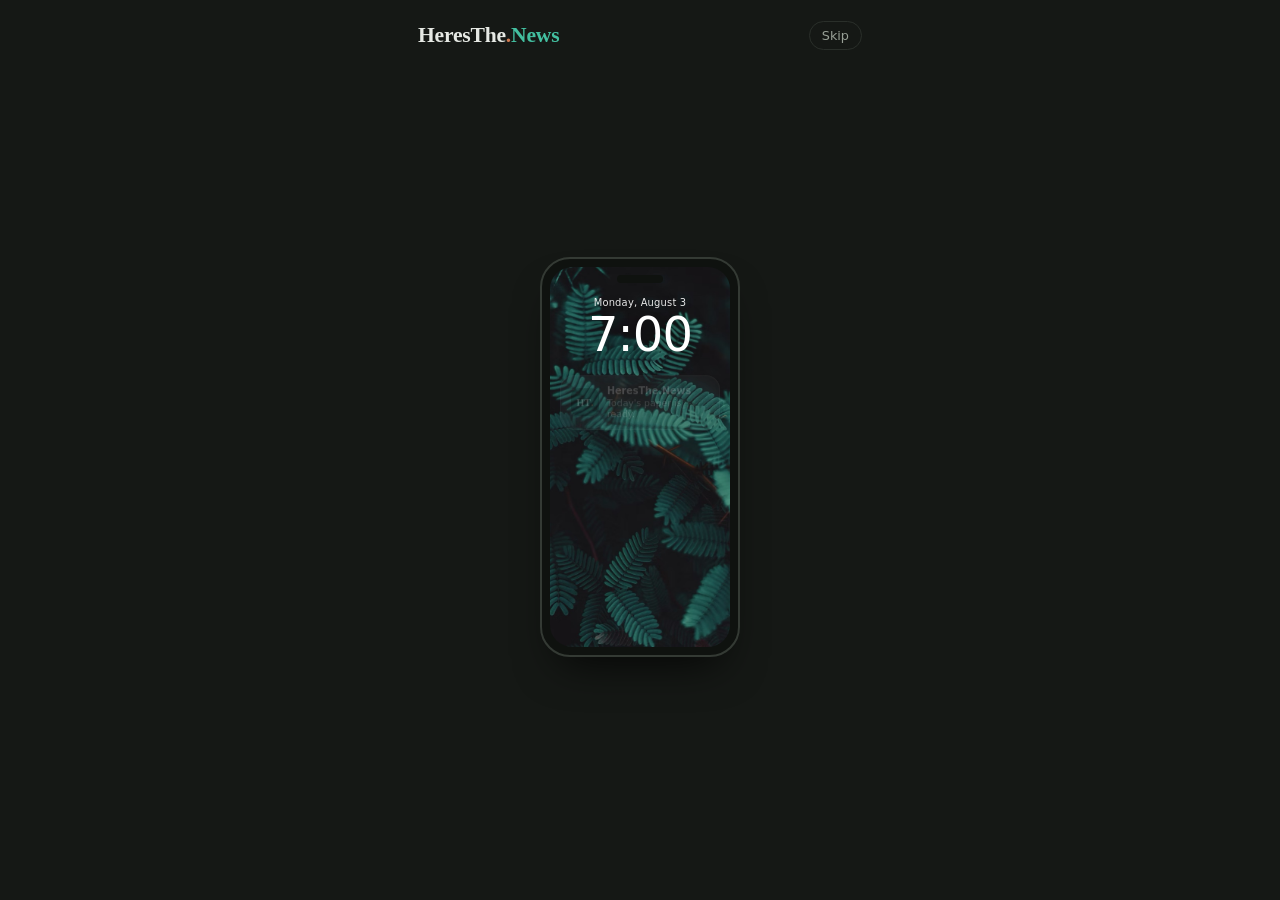
<file: index.html>
<!doctype html>
<html lang="en">
<head>
<meta charset="utf-8">
<meta name="viewport" content="width=device-width,initial-scale=1">
<title>HeresThe.News</title>
<link rel="stylesheet" href="style.css?v=30">
</head>
<body>
<div class="app landing">
  <header class="masthead intro-head">
    <a class="brand" href="index.html">HeresThe<span class="dot">.</span><em>News</em></a>
    <button class="skip" id="skip" type="button">Skip</button>
  </header>

  <!-- The intro: a phone on a quiet morning, and the app opening -->
  <section class="stage" id="stage" aria-hidden="true">
    <div class="phone">
      <div class="pscreen">
        <div class="lock">
          <p class="ldate">Monday, August 3</p>
          <p class="ltime">7:00</p>
          <div class="notif">
            <span class="nb">HT<em>.</em></span>
            <span class="nt"><b>HeresThe.News</b>Today's paper is ready.</span>
          </div>
        </div>
        <div class="appview">
          <p class="abrand">HeresThe<span class="dot">.</span><em>News</em></p>
          <p class="aeyebrow">Today's paper</p>
          <p class="merged">School board approves $4.1M library</p>
          <ul class="pfacts">
            <li><span class="chip status-verified">verified</span>Vote passed 5–2 on Tuesday</li>
            <li><span class="chip status-reported">reported</span>Bond sale covers $3M</li>
            <li><span class="chip status-disputed">disputed</span>Cost: $4.1M vs $4.6M</li>
          </ul>
          <p class="psrc">— AP · Reuters · Daily Herald</p>
        </div>
      </div>
    </div>

  </section>

  <!-- The landing itself: what stays on screen -->
  <main class="rest" id="rest">
    <div class="swap">
      <h1 class="motto"><span class="m1">No ads.</span> <span class="m2">No bait.</span> <span class="m3">Just news.</span></h1>
      <p class="brand-big">HeresThe<span class="dot">.</span><em>News</em></p>
    </div>
    <div class="actions">
      <a class="btn btn-primary" href="topics.html">Read Today's News</a>
    </div>
    <button class="replay" id="replay" type="button">Replay intro</button>
  </main>
</div>

<script src="https://cdnjs.cloudflare.com/ajax/libs/gsap/3.12.5/gsap.min.js"></script>
<script>
(function(){
  const stage = document.getElementById("stage"), rest = document.getElementById("rest");
  const skip = document.getElementById("skip"), replay = document.getElementById("replay");
  const reduce = matchMedia("(prefers-reduced-motion: reduce)").matches;
  const seen = sessionStorage.getItem("htn.intro") === "1" || /[?&]skip\b/.test(location.search);

  // No GSAP (offline)? Show the landing.
  if (typeof gsap === "undefined") { stage.hidden = true; skip.hidden = true; return; }

  const tl = gsap.timeline({defaults:{ease:"power2.out"}, paused:true, onComplete:done});
  tl.set(rest, {autoAlpha:0})
    // 1. a quiet morning
    .from(".phone", {y:60, autoAlpha:0, duration:1.0})
    // 3. the notification arrives, and waits
    .from(".notif", {y:-30, autoAlpha:0, duration:.7, ease:"back.out(1.4)"}, "+=.6")
    .to(".notif", {scale:.97, duration:.12, yoyo:true, repeat:1}, "+=.9")
    // 4. zoom into it: the lock screen grows away, the app comes up underneath
    .to(".lock", {scale:2.6, autoAlpha:0, transformOrigin:"50% 32%", duration:.8, ease:"power3.in"}, "+=.1")
    .fromTo(".appview", {scale:.94, autoAlpha:0}, {scale:1, autoAlpha:1, duration:.8}, "-=.3")
    // 5. what the app shows, one thing at a time
    .from(".pfacts li", {autoAlpha:0, x:-12, stagger:1.1, duration:.5}, "+=1.2")
    .from(".psrc", {autoAlpha:0, duration:.5}, "+=.9")
    // 6. the scene gives way to the landing
    .to(stage, {autoAlpha:0, y:-16, duration:.9}, "+=2.4")
    .to(".intro-head", {autoAlpha:0, duration:.5}, "<")
    .to(rest, {autoAlpha:1, duration:.4}, "<.5")
    // the motto, one phrase at a time, left to right
    .from(".m1", {y:12, autoAlpha:0, duration:.5}, "+=.2")
    .from(".m2", {y:12, autoAlpha:0, duration:.5}, "+=.45")
    .from(".m3", {y:12, autoAlpha:0, duration:.5}, "+=.45")
    // then the wordmark takes its place
    .to(".motto", {autoAlpha:0, y:-10, duration:.5}, "+=1.1")
    .from(".brand-big", {y:12, autoAlpha:0, duration:.7}, "-=.15")
    .from([".actions", ".replay"], {y:14, autoAlpha:0, duration:.6}, "+=.4");

  tl.timeScale(1.5);
  window.__introTimeline = tl;
  function done(){ sessionStorage.setItem("htn.intro","1"); skip.style.visibility = "hidden"; stage.style.pointerEvents = "none"; }
  function play(){ skip.style.visibility = "visible"; stage.style.pointerEvents = ""; tl.restart(); }

  const at = parseFloat(new URLSearchParams(location.search).get("at"));   // ?at=2.5 pauses the intro at that second (for screenshots)
  if (!isNaN(at)) { skip.style.visibility = "visible"; tl.pause(at); }
  else if (reduce || seen) { tl.progress(1); done(); } else { play(); }
  skip.addEventListener("click", () => { tl.progress(1); done(); });
  replay.addEventListener("click", play);
})();
</script>
</body>
</html>
</file>
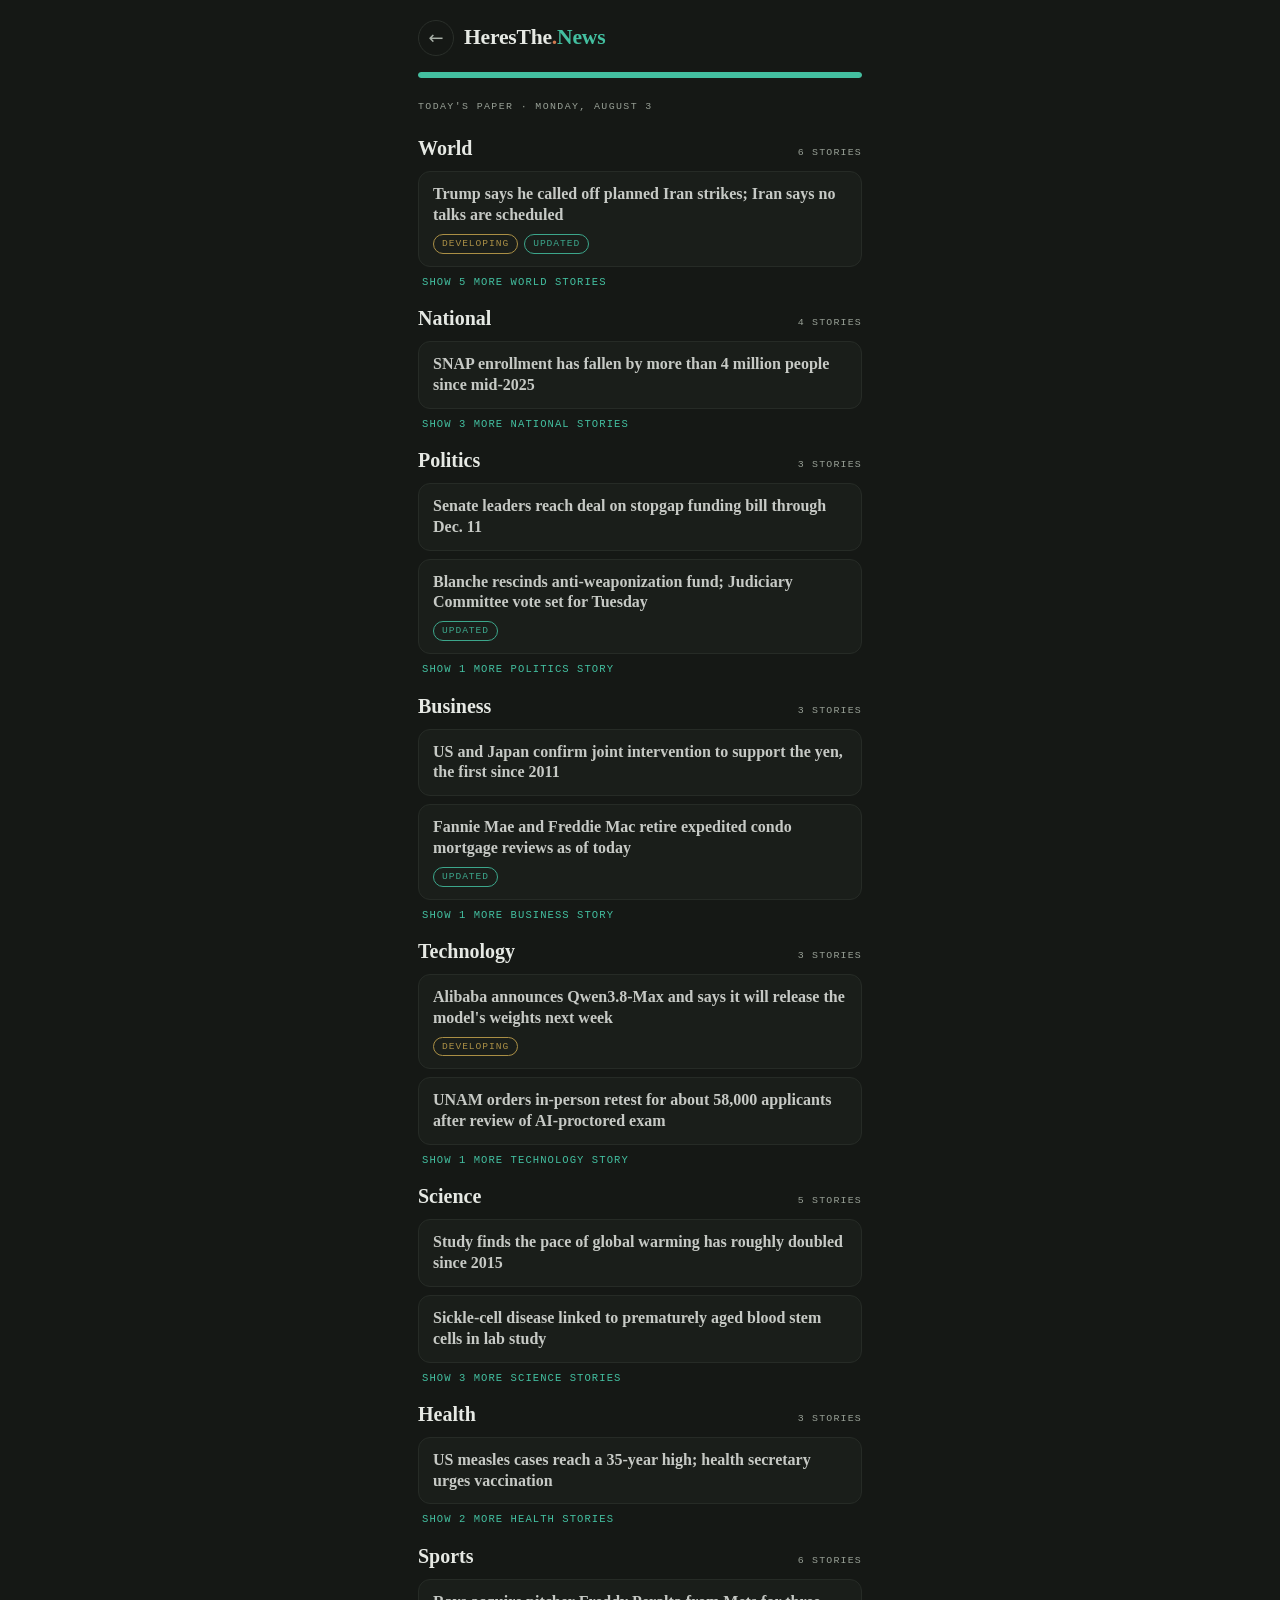
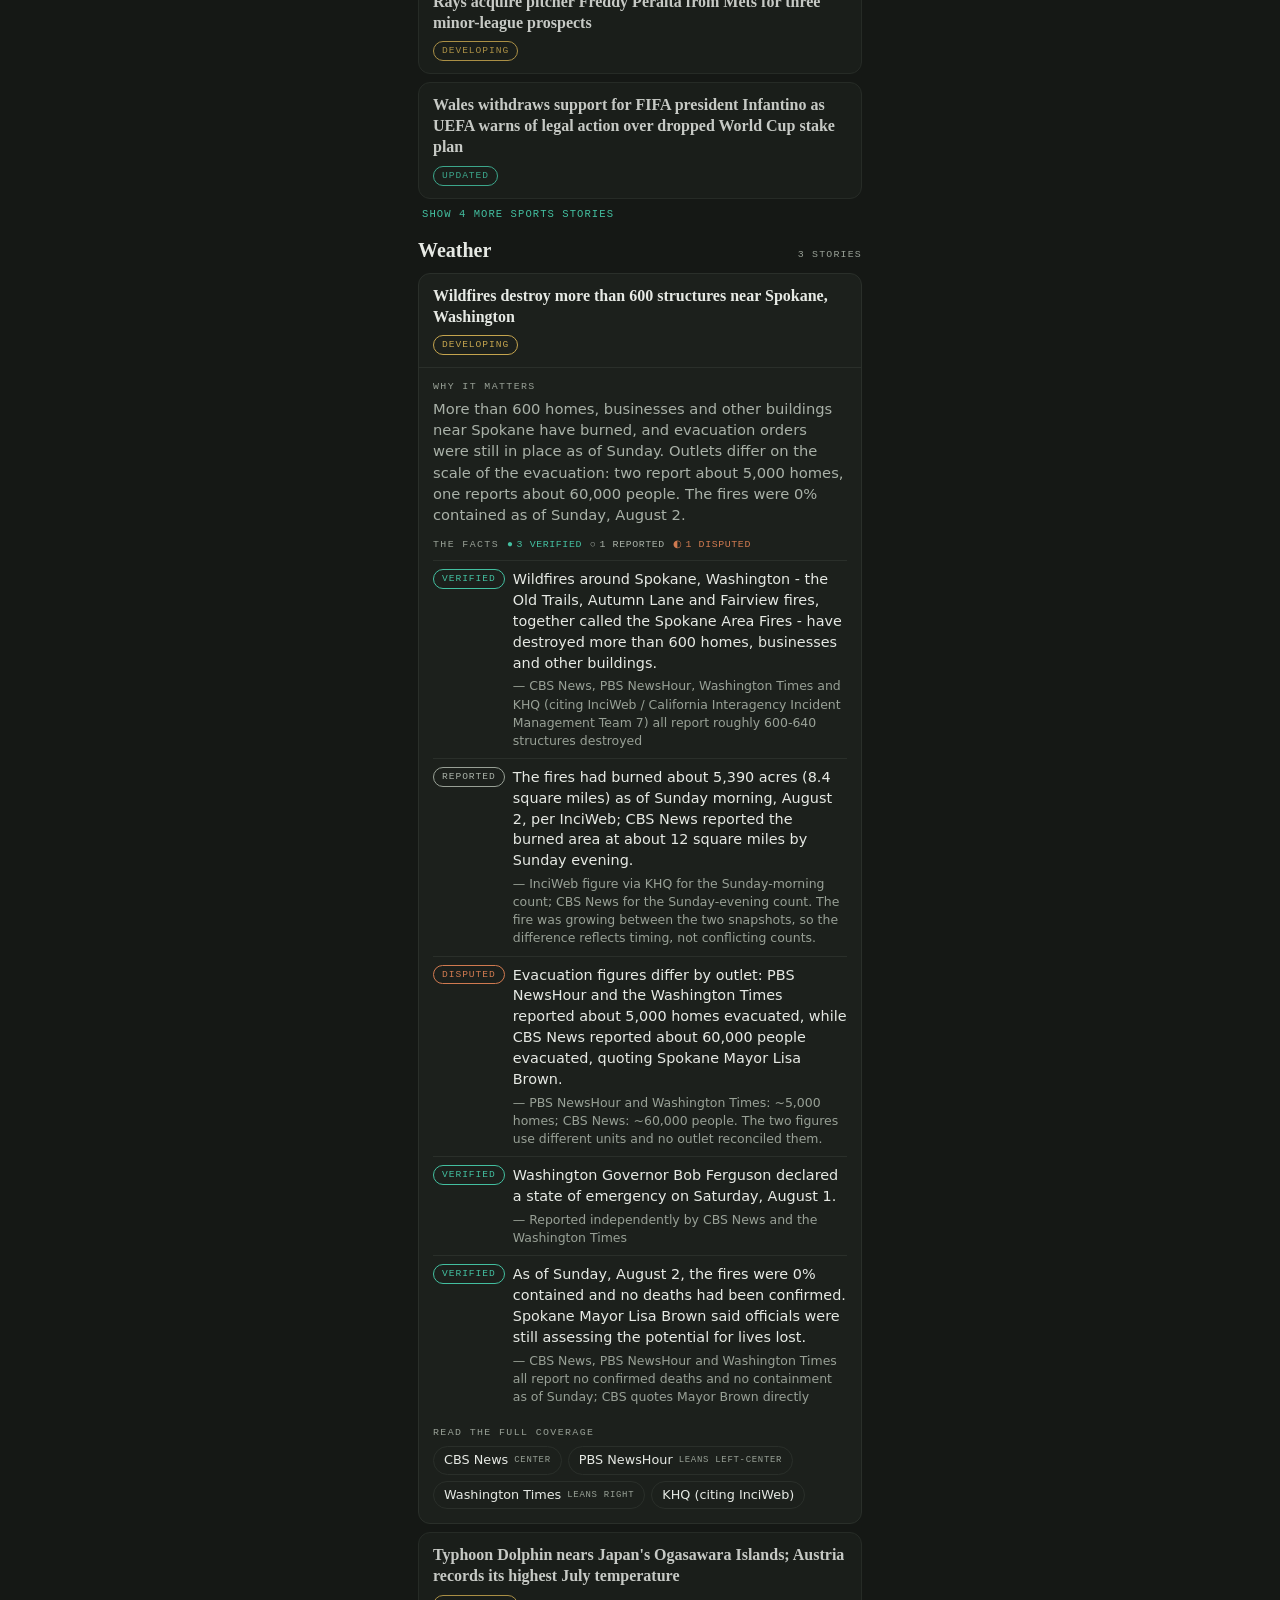
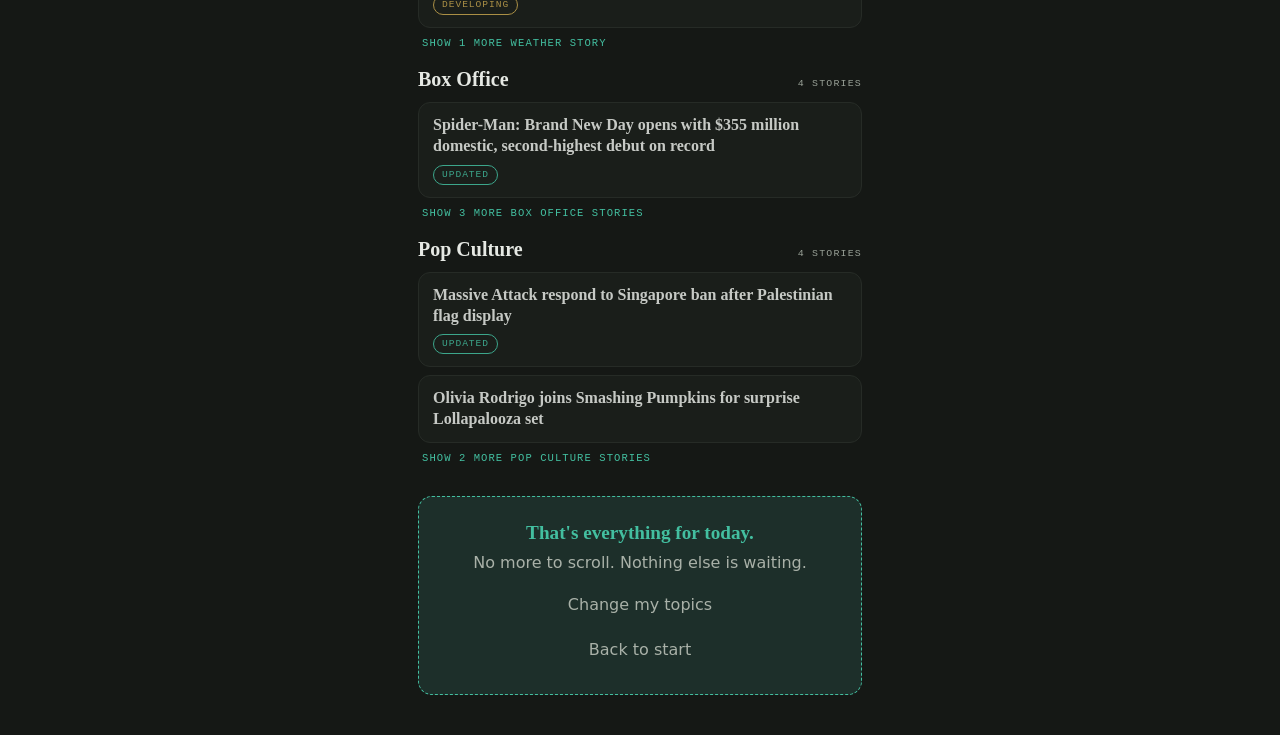
<file: paper.html>
<!doctype html>
<html lang="en">
<head>
<meta charset="utf-8">
<meta name="viewport" content="width=device-width,initial-scale=1">
<title>HeresThe.News — Today's paper</title>
<link rel="stylesheet" href="style.css?v=30">
</head>
<body>
<div class="app">
  <header class="masthead">
    <a class="back" href="index.html" aria-label="Back to start">&#8592;</a>
    <a class="brand" href="index.html">HeresThe<span class="dot">.</span><em>News</em></a>
  </header>
  <div class="progress" aria-label="Step 2 of 2"><span style="width:100%"></span></div>

  <p class="eyebrow">Today's paper · Monday, August 3</p>

  <div id="paper">
    <p class="divider" data-divider="mine" hidden>Your topics</p>
    <p class="divider" data-divider="rest" hidden>Everything else</p>

    <section class="cat-band" data-category="weather">
      <h2 class="cat-head">Weather <span class="cat-count">3 stories</span></h2>
      <details class="story" open>
        <summary class="story-sum">
          <span class="headline">Wildfires destroy more than 600 structures near Spokane, Washington</span>
          <span class="sum-meta"><span class="chip status-developing">developing</span></span>
        </summary>
        <div class="story-body">
          <p class="impact"><span class="impact-label">Why it matters</span>More than 600 homes, businesses and other buildings near Spokane have burned, and evacuation orders were still in place as of Sunday. Outlets differ on the scale of the evacuation: two report about 5,000 homes, one reports about 60,000 people. The fires were 0% contained as of Sunday, August 2.</p>
          <p class="facts-head">The facts <span class="fcount fc-v"><i>●</i>3 verified</span><span class="fcount"><i>○</i>1 reported</span><span class="fcount fc-d"><i>◐</i>1 disputed</span></p>
          <ul class="facts">
            <li class="fact"><span class="chip status-verified">verified</span><span class="fact-text">Wildfires around Spokane, Washington - the Old Trails, Autumn Lane and Fairview fires, together called the Spokane Area Fires - have destroyed more than 600 homes, businesses and other buildings.<span class="corr">— CBS News, PBS NewsHour, Washington Times and KHQ (citing InciWeb / California Interagency Incident Management Team 7) all report roughly 600-640 structures destroyed</span></span></li>
            <li class="fact"><span class="chip status-reported">reported</span><span class="fact-text">The fires had burned about 5,390 acres (8.4 square miles) as of Sunday morning, August 2, per InciWeb; CBS News reported the burned area at about 12 square miles by Sunday evening.<span class="corr">— InciWeb figure via KHQ for the Sunday-morning count; CBS News for the Sunday-evening count. The fire was growing between the two snapshots, so the difference reflects timing, not conflicting counts.</span></span></li>
            <li class="fact"><span class="chip status-disputed">disputed</span><span class="fact-text">Evacuation figures differ by outlet: PBS NewsHour and the Washington Times reported about 5,000 homes evacuated, while CBS News reported about 60,000 people evacuated, quoting Spokane Mayor Lisa Brown.<span class="corr">— PBS NewsHour and Washington Times: ~5,000 homes; CBS News: ~60,000 people. The two figures use different units and no outlet reconciled them.</span></span></li>
            <li class="fact"><span class="chip status-verified">verified</span><span class="fact-text">Washington Governor Bob Ferguson declared a state of emergency on Saturday, August 1.<span class="corr">— Reported independently by CBS News and the Washington Times</span></span></li>
            <li class="fact"><span class="chip status-verified">verified</span><span class="fact-text">As of Sunday, August 2, the fires were 0% contained and no deaths had been confirmed. Spokane Mayor Lisa Brown said officials were still assessing the potential for lives lost.<span class="corr">— CBS News, PBS NewsHour and Washington Times all report no confirmed deaths and no containment as of Sunday; CBS quotes Mayor Brown directly</span></span></li>
          </ul>
          <p class="srcs-head">Read the full coverage</p>
          <p class="source-links"><span class="src"><a href="https://www.cbsnews.com/news/spokane-washington-wildfire-evacuations-old-trails-fire/" target="_blank" rel="noopener">CBS News</a><span class="lean-tag">center</span></span><span class="src"><a href="https://www.pbs.org/newshour/nation/eastern-washington-fires-have-burned-600-structures-and-forced-the-evacuation-of-5000-homes" target="_blank" rel="noopener">PBS NewsHour</a><span class="lean-tag">leans left-center</span></span><span class="src"><a href="https://www.washingtontimes.com/news/2026/aug/2/eastern-washington-fires-burned-600-structures-forced-evacuation-5000/" target="_blank" rel="noopener">Washington Times</a><span class="lean-tag">leans right</span></span><span class="src"><a href="https://www.khq.com/fires/evacuations-expanded-for-spokane-area-fires-burning-5-390-acres-600-structures-destroyed/article_8f1a90ab-1bb3-4fb7-8b6a-8464137bd373.html" target="_blank" rel="noopener">KHQ (citing InciWeb)</a></span></p>
        </div>
      </details>
      <div class="story-row"><span class="headline">Typhoon Dolphin nears Japan's Ogasawara Islands; Austria records its highest July temperature</span><span class="sum-meta"><span class="chip status-developing">developing</span></span></div>
      <p class="more">Show 1 more Weather story</p>
    </section>

    <section class="cat-band" data-category="world">
      <h2 class="cat-head">World <span class="cat-count">6 stories</span></h2>
      <div class="story-row"><span class="headline">Trump says he called off planned Iran strikes; Iran says no talks are scheduled</span><span class="sum-meta"><span class="chip status-developing">developing</span><span class="chip chip-upd">updated</span></span></div>
      <p class="more">Show 5 more World stories</p>
    </section>

    <section class="cat-band" data-category="national">
      <h2 class="cat-head">National <span class="cat-count">4 stories</span></h2>
      <div class="story-row"><span class="headline">SNAP enrollment has fallen by more than 4 million people since mid-2025</span></div>
      <p class="more">Show 3 more National stories</p>
    </section>

    <section class="cat-band" data-category="politics">
      <h2 class="cat-head">Politics <span class="cat-count">3 stories</span></h2>
      <div class="story-row"><span class="headline">Senate leaders reach deal on stopgap funding bill through Dec. 11</span></div>
      <div class="story-row"><span class="headline">Blanche rescinds anti-weaponization fund; Judiciary Committee vote set for Tuesday</span><span class="sum-meta"><span class="chip chip-upd">updated</span></span></div>
      <p class="more">Show 1 more Politics story</p>
    </section>

    <section class="cat-band" data-category="business">
      <h2 class="cat-head">Business <span class="cat-count">3 stories</span></h2>
      <div class="story-row"><span class="headline">US and Japan confirm joint intervention to support the yen, the first since 2011</span></div>
      <div class="story-row"><span class="headline">Fannie Mae and Freddie Mac retire expedited condo mortgage reviews as of today</span><span class="sum-meta"><span class="chip chip-upd">updated</span></span></div>
      <p class="more">Show 1 more Business story</p>
    </section>

    <section class="cat-band" data-category="technology">
      <h2 class="cat-head">Technology <span class="cat-count">3 stories</span></h2>
      <div class="story-row"><span class="headline">Alibaba announces Qwen3.8-Max and says it will release the model's weights next week</span><span class="sum-meta"><span class="chip status-developing">developing</span></span></div>
      <div class="story-row"><span class="headline">UNAM orders in-person retest for about 58,000 applicants after review of AI-proctored exam</span></div>
      <p class="more">Show 1 more Technology story</p>
    </section>

    <section class="cat-band" data-category="health">
      <h2 class="cat-head">Health <span class="cat-count">3 stories</span></h2>
      <div class="story-row"><span class="headline">US measles cases reach a 35-year high; health secretary urges vaccination</span></div>
      <p class="more">Show 2 more Health stories</p>
    </section>

    <section class="cat-band" data-category="science">
      <h2 class="cat-head">Science <span class="cat-count">5 stories</span></h2>
      <div class="story-row"><span class="headline">Study finds the pace of global warming has roughly doubled since 2015</span></div>
      <div class="story-row"><span class="headline">Sickle-cell disease linked to prematurely aged blood stem cells in lab study</span></div>
      <p class="more">Show 3 more Science stories</p>
    </section>

    <section class="cat-band" data-category="sports">
      <h2 class="cat-head">Sports <span class="cat-count">6 stories</span></h2>
      <div class="story-row"><span class="headline">Rays acquire pitcher Freddy Peralta from Mets for three minor-league prospects</span><span class="sum-meta"><span class="chip status-developing">developing</span></span></div>
      <div class="story-row"><span class="headline">Wales withdraws support for FIFA president Infantino as UEFA warns of legal action over dropped World Cup stake plan</span><span class="sum-meta"><span class="chip chip-upd">updated</span></span></div>
      <p class="more">Show 4 more Sports stories</p>
    </section>

    <section class="cat-band" data-category="boxoffice">
      <h2 class="cat-head">Box Office <span class="cat-count">4 stories</span></h2>
      <div class="story-row"><span class="headline">Spider-Man: Brand New Day opens with $355 million domestic, second-highest debut on record</span><span class="sum-meta"><span class="chip chip-upd">updated</span></span></div>
      <p class="more">Show 3 more Box Office stories</p>
    </section>

    <section class="cat-band" data-category="pop">
      <h2 class="cat-head">Pop Culture <span class="cat-count">4 stories</span></h2>
      <div class="story-row"><span class="headline">Massive Attack respond to Singapore ban after Palestinian flag display</span><span class="sum-meta"><span class="chip chip-upd">updated</span></span></div>
      <div class="story-row"><span class="headline">Olivia Rodrigo joins Smashing Pumpkins for surprise Lollapalooza set</span></div>
      <p class="more">Show 2 more Pop Culture stories</p>
    </section>
  </div>

  <section class="done-card">
    <h2>That's everything for today.</h2>
    <p>No more to scroll. Nothing else is waiting.</p>
    <a class="btn btn-link" href="topics.html">Change my topics</a>
    <a class="btn btn-link" href="index.html">Back to start</a>
  </section>
</div>

<script>
// Chosen topics go to the top, in the order they were listed; everything else follows.
(function(){
  const ORDER = ["world","national","politics","business","technology","science","health","sports","weather","boxoffice","pop"];
  const q = new URLSearchParams(location.search).get("topics");            // ?topics=science,sports presets the choice (for screenshots)
  const picked = (q ? q.split(",") : JSON.parse(localStorage.getItem("htn.topics") || "[]")).filter(id => ORDER.includes(id));
  const paper = document.getElementById("paper");
  const byId = Object.fromEntries([...paper.querySelectorAll(".cat-band")].map(s => [s.dataset.category, s]));
  const mine = document.querySelector('[data-divider="mine"]'), rest = document.querySelector('[data-divider="rest"]');
  const first = picked.length ? picked : [];
  const then = ORDER.filter(id => !first.includes(id));
  // rebuild in order
  [...paper.children].forEach(c => c.remove());
  if (first.length) { mine.hidden = false; paper.append(mine); first.forEach(id => paper.append(byId[id])); rest.hidden = false; paper.append(rest); }
  then.forEach(id => paper.append(byId[id]));
})();
</script>
</body>
</html>
</file>
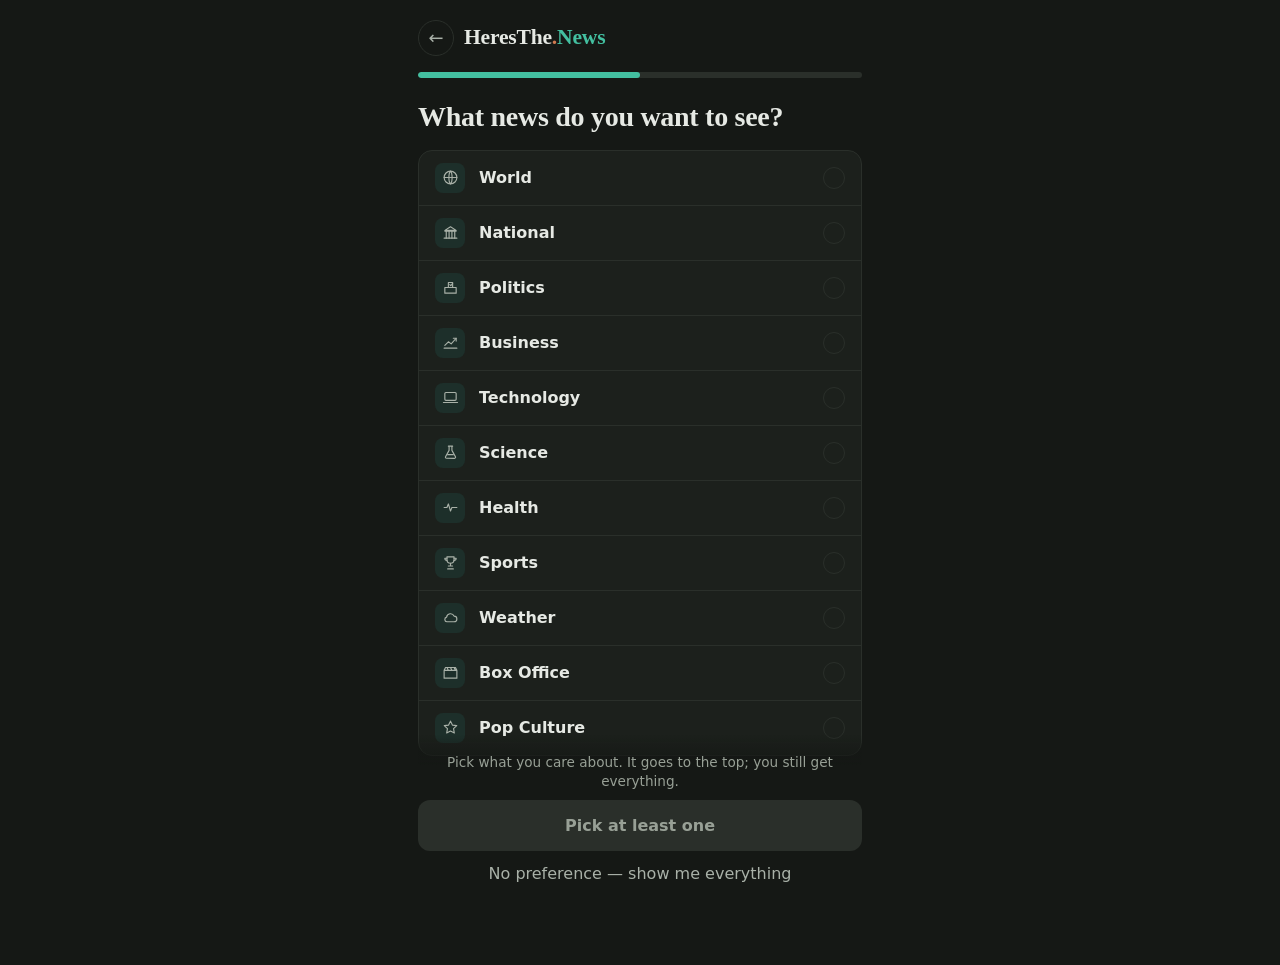
<file: topics.html>
<!doctype html>
<html lang="en">
<head>
<meta charset="utf-8">
<meta name="viewport" content="width=device-width,initial-scale=1">
<title>HeresThe.News — Your topics</title>
<link rel="stylesheet" href="style.css?v=30">
</head>
<body>
<svg width="0" height="0" style="position:absolute" aria-hidden="true">
  <symbol id="i-world" viewBox="0 0 24 24"><circle cx="12" cy="12" r="9"/><path d="M3 12h18M12 3c3 3 3 15 0 18M12 3c-3 3-3 15 0 18"/></symbol>
  <symbol id="i-national" viewBox="0 0 24 24"><path d="M3 20h18M4 10h16M12 4l8 5H4z"/><path d="M6 10v10M10 10v10M14 10v10M18 10v10"/></symbol>
  <symbol id="i-politics" viewBox="0 0 24 24"><path d="M4 12h16v8H4zM9 12V5h6v7"/><path d="M11 8l1.5 1.5L15 6"/></symbol>
  <symbol id="i-business" viewBox="0 0 24 24"><path d="M3 20h18M4 16l5-5 4 3 7-8"/><path d="M16 6h4v4"/></symbol>
  <symbol id="i-technology" viewBox="0 0 24 24"><rect x="4" y="5" width="16" height="11" rx="1.5"/><path d="M2 19h20"/></symbol>
  <symbol id="i-science" viewBox="0 0 24 24"><path d="M9 3h6M10 3v6l-5 9a1.5 1.5 0 0 0 1.3 2.2h11.4A1.5 1.5 0 0 0 19 18l-5-9V3"/><path d="M8 15h8"/></symbol>
  <symbol id="i-health" viewBox="0 0 24 24"><path d="M3 12h4l2-5 3 10 2-5h7"/></symbol>
  <symbol id="i-sports" viewBox="0 0 24 24"><path d="M7 4h10v4a5 5 0 0 1-10 0z"/><path d="M7 6H4a3 3 0 0 0 3 3M17 6h3a3 3 0 0 1-3 3M12 13v4M8 21h8M9 17h6"/></symbol>
  <symbol id="i-weather" viewBox="0 0 24 24"><path d="M7 18h10a4 4 0 0 0 0-8 5.5 5.5 0 0 0-10.5 1.5A3.3 3.3 0 0 0 7 18z"/></symbol>
  <symbol id="i-boxoffice" viewBox="0 0 24 24"><path d="M3 9h18v11H3zM3 9l2-4h14l2 4M7 5l2 4M12 5l2 4M17 5l2 4"/></symbol>
  <symbol id="i-pop" viewBox="0 0 24 24"><path d="M12 3l2.7 5.6 6.1.8-4.5 4.3 1.1 6.1L12 17l-5.4 2.8 1.1-6.1L3.2 9.4l6.1-.8z"/></symbol>
</svg>

<div class="app">
  <header class="masthead">
    <a class="back" href="index.html" aria-label="Back to start">&#8592;</a>
    <a class="brand" href="index.html">HeresThe<span class="dot">.</span><em>News</em></a>
  </header>
  <div class="progress" aria-label="Step 1 of 2"><span style="width:50%"></span></div>

  <h1>What news do you want to see?</h1>

  <form id="topicsForm">
    <ul class="topics" id="topicList"></ul>
    <div class="sticky">
      <p class="live" id="live"></p>
      <button class="btn btn-primary" id="continueBtn" type="submit" disabled>Next</button>
      <button class="btn btn-link" id="allBtn" type="button">No preference — show me everything</button>
    </div>
  </form>
</div>

<script>
const TOPICS = [["world","World",5],["national","National",5],["politics","Politics",4],["business","Business",3],["technology","Technology",4],["science","Science",6],["health","Health",3],["sports","Sports",5],["weather","Weather",1],["boxoffice","Box Office",4],["pop","Pop Culture",3]];
const q = new URLSearchParams(location.search).get("topics");
const saved = new Set(q ? q.split(",") : JSON.parse(localStorage.getItem("htn.topics")||"[]"));
const list = document.getElementById("topicList");
list.innerHTML = TOPICS.map(([id,name]) => `
  <li><label>
    <input type="checkbox" name="topic" value="${id}" ${saved.has(id)?"checked":""}>
    <span class="ico"><svg><use href="#i-${id}"/></svg></span>
    <span class="name">${name}</span>
    <span class="tick">✓</span>
  </label></li>`).join("");

const btn = document.getElementById("continueBtn");
const live = document.getElementById("live");
function refresh(){
  const picked = [...list.querySelectorAll("input:checked")].map(i => TOPICS.find(t => t[0] === i.value));
  btn.disabled = picked.length === 0;
  btn.textContent = picked.length === 0 ? "Pick at least one" : "Show my paper";
  const total = picked.reduce((a,t) => a + t[2], 0);
  live.innerHTML = picked.length === 0 ? "Pick what you care about. It goes to the top; you still get everything."
    : `<b>${picked.map(t => t[1]).join(" · ")}</b> first, then everything else`;
}
list.addEventListener("change", refresh);
refresh();

document.getElementById("allBtn").addEventListener("click", () => {
  localStorage.setItem("htn.topics", "[]");
  location.href = "paper.html";
});
document.getElementById("topicsForm").addEventListener("submit", e => {
  e.preventDefault();
  localStorage.setItem("htn.topics", JSON.stringify([...list.querySelectorAll("input:checked")].map(i => i.value)));
  location.href = "paper.html";
});
</script>
</body>
</html>
</file>
<file: style.css>
:root{
  --paper:#151815; --card:#1C201C; --ink:#E6E9E4; --ink-2:#A9B1A8; --ink-3:#98A096;
  --line:#2A2F2A; --clay:#D07A50; --green:#43BFA0; --green-ink:#0F1A16; --green-tint:#1D2F2A; --gold:#C4A44E;
  --serif:ui-serif,"New York",Georgia,"Times New Roman",serif;
  --sans:system-ui,-apple-system,"Segoe UI",sans-serif;
  --mono:ui-monospace,"SF Mono",Menlo,Consolas,monospace;
}
*{box-sizing:border-box}
html{background:var(--paper)}
body{margin:0;background:var(--paper);color:var(--ink);font-family:var(--sans);line-height:1.45;-webkit-font-smoothing:antialiased}
a{color:inherit}
.app{max-width:480px;margin:0 auto;padding:20px 18px 32px;min-height:100vh;display:flex;flex-direction:column}

/* masthead */
.masthead{display:flex;align-items:center;gap:10px;margin-bottom:14px}
.masthead .back{width:36px;height:36px;border-radius:50%;border:1px solid var(--line);display:flex;align-items:center;justify-content:center;text-decoration:none;color:var(--ink-2);font-size:18px;flex:none}
.masthead .back:hover{color:var(--ink);border-color:var(--ink-3)}
.brand{font-family:var(--serif);font-weight:700;font-size:1.35rem;letter-spacing:-.01em;text-decoration:none;color:var(--ink)}
.brand em{font-style:normal;color:var(--green)}
.brand .dot{color:var(--clay)}

/* progress bar */
.progress{height:6px;background:var(--line);border-radius:999px;overflow:hidden;margin:2px 0 22px}
.progress span{display:block;height:100%;background:var(--green);border-radius:999px}

/* type */
h1{font-family:var(--serif);font-size:1.75rem;line-height:1.2;margin:0 0 16px;letter-spacing:-.01em}
h2{font-family:var(--serif);font-size:1.2rem;margin:0 0 8px;font-weight:600}
p{margin:0 0 14px;color:var(--ink-2)}
.muted{color:var(--ink-3);font-size:.8rem;text-align:center}

/* buttons */
.btn{display:block;width:100%;padding:15px 18px;border-radius:12px;border:1px solid transparent;font:600 1rem var(--sans);text-align:center;text-decoration:none;cursor:pointer}
.btn-primary{background:var(--green);color:var(--green-ink)}
.btn-primary:hover{filter:brightness(1.07)}
.btn-primary[disabled]{background:var(--line);color:var(--ink-3);cursor:not-allowed}
.btn-link{background:none;color:var(--ink-2);font-weight:500;padding:12px}
.btn-link:hover{color:var(--ink)}


/* ---------- topic list ---------- */
.topics{list-style:none;margin:0 0 12px;padding:0;border:1px solid var(--line);border-radius:14px;overflow:hidden;background:var(--card)}
.topics li{border-top:1px solid var(--line)}
.topics li:first-child{border-top:0}
.topics label{display:flex;align-items:center;gap:14px;padding:12px 16px;cursor:pointer;user-select:none}
.topics label:hover{background:#20251f}
.topics input{position:absolute;opacity:0;pointer-events:none}
.topics .ico{width:30px;height:30px;border-radius:8px;background:var(--green-tint);display:flex;align-items:center;justify-content:center;flex:none;color:var(--ink-2)}
.topics .ico svg{width:17px;height:17px;fill:none;stroke:currentColor;stroke-width:1.6;stroke-linecap:round;stroke-linejoin:round}
.topics input:checked ~ .ico{color:var(--green)}
.topics .name{flex:1;font-weight:600}
.topics .tick{width:22px;height:22px;border-radius:50%;border:1.5px solid var(--line);display:flex;align-items:center;justify-content:center;font-size:13px;color:transparent;flex:none}
.topics input:checked ~ .tick{background:var(--green);border-color:var(--green);color:var(--green-ink)}
.topics input:checked ~ .name{color:var(--green)}
.sticky{position:sticky;bottom:0;padding:18px 0 4px;background:linear-gradient(to top,var(--paper) 82%,transparent)}


/* ---------- the story card (mirrors the live site's markup) ---------- */
.story-card{background:var(--card);border:1px solid var(--line);border-radius:14px;padding:16px 16px 6px;margin-bottom:12px}
.story-card .kicker{font-family:var(--mono);font-size:.62rem;letter-spacing:.14em;text-transform:uppercase;color:var(--ink-3);margin:0 0 8px}
.story-card .headline{font-family:var(--serif);font-size:1.15rem;line-height:1.28;font-weight:600;margin:0 0 8px;color:var(--ink)}
.story-card .sum-meta{display:flex;gap:6px;flex-wrap:wrap;margin-bottom:10px}
.chip{display:inline-block;font-family:var(--mono);font-size:.6rem;letter-spacing:.1em;text-transform:uppercase;padding:2px 8px;border-radius:999px;border:1px solid var(--line);color:var(--ink-2);white-space:nowrap}
.chip-upd{border-color:var(--green);color:var(--green)}
.chip-dev{border-color:var(--gold);color:var(--gold)}
.status-verified{border-color:var(--green);color:var(--green)}
.status-reported{border-color:var(--ink-3);color:var(--ink-2)}
.status-disputed{border-color:#D07A50;color:#D07A50}
.status-developing{border-color:var(--gold);color:var(--gold)}
.update-note{font-size:.85rem;color:var(--ink-2);margin:0 0 10px}
.update-note .un-k,.impact-label,.facts-head{font-family:var(--mono);font-size:.62rem;letter-spacing:.14em;text-transform:uppercase;color:var(--ink-3)}
.update-note .un-k{margin-right:6px}
.impact{margin:0 0 12px;color:var(--ink-2);font-size:.92rem}
.impact-label{display:block;margin-bottom:3px}
.facts-head{display:flex;align-items:center;gap:8px;margin:0 0 8px}
.fcount{color:var(--ink-2);letter-spacing:.06em}
.fcount i{font-style:normal;margin-right:3px}
.fc-v{color:var(--green)}.fc-d{color:#D07A50}
.facts{list-style:none;margin:0;padding:0}
.fact{display:grid;grid-template-columns:auto 1fr;gap:8px;align-items:start;padding:8px 0;border-top:1px solid var(--line)}
.fact .fact-text{font-size:.9rem;color:var(--ink)}
.fact .corr{display:block;font-size:.78rem;color:var(--ink-3);margin-top:4px}
.srcs-head{font-family:var(--mono);font-size:.62rem;letter-spacing:.14em;text-transform:uppercase;color:var(--ink-3);margin:12px 0 6px}
.source-links{display:flex;flex-wrap:wrap;gap:6px;margin:0 0 10px}
.source-links .src{display:inline-flex;align-items:center;gap:6px;border:1px solid var(--line);border-radius:999px;padding:4px 10px;font-size:.8rem}
.source-links a{color:var(--ink);text-decoration:none}
.lean-tag{font-family:var(--mono);font-size:.56rem;letter-spacing:.08em;text-transform:uppercase;color:var(--ink-3)}

/* reading styles: what each one shows */
.mode-headlines .update-note,.mode-headlines .impact-wrap,.mode-headlines .facts-head,.mode-headlines .facts,.mode-headlines .srcs-head,.mode-headlines .source-links{display:none}
.mode-compact .update-note,.mode-compact .facts-head,.mode-compact .facts,.mode-compact .srcs-head,.mode-compact .source-links{display:none}
.mode-headlines .story-card,.mode-compact .story-card{padding-bottom:10px}


/* ---------- landing: the intro stage ---------- */
.landing{position:relative}
.intro-head{justify-content:space-between}
.skip{background:none;border:1px solid var(--line);color:var(--ink-3);font:500 .8rem var(--sans);padding:6px 12px;border-radius:999px;cursor:pointer}
.skip:hover{color:var(--ink);border-color:var(--ink-3)}
.stage{position:relative;flex:1;display:flex;align-items:center;justify-content:center;min-height:440px;padding:10px 0 30px}
.phone{width:200px;height:400px;flex:none;border-radius:30px;border:2px solid #343a34;background:#0f120f;padding:8px;box-shadow:0 24px 44px -20px rgba(0,0,0,.8)}
.pscreen{position:relative;width:100%;height:100%;border-radius:22px;overflow:hidden;background:#0d1f1c url(assets/wallpaper.jpg) center/cover no-repeat}
.pscreen::before{content:"";position:absolute;left:50%;top:8px;width:46px;height:8px;border-radius:999px;background:#0f120f;transform:translateX(-50%);z-index:5}
.lock{position:absolute;inset:0;padding:30px 12px 12px;text-align:center;color:#F3F8F5}
.lock .ldate,.lock .ltime,.lock .notif{position:relative;z-index:1}
.lock .notif{position:absolute}
.ldate{margin:0;font:500 .62rem var(--sans);letter-spacing:.02em;color:#fff;opacity:.9;text-shadow:0 1px 6px rgba(0,0,0,.5)}
.ltime{margin:2px 0 0;font:300 3rem/1 var(--sans);letter-spacing:-.02em;color:#fff;text-shadow:0 2px 14px rgba(0,0,0,.55)}
.notif{position:absolute;left:10px;right:10px;top:132px;display:flex;gap:8px;align-items:center;padding:9px 10px;border-radius:14px;background:rgba(255,255,255,.16);backdrop-filter:blur(12px);border:1px solid rgba(255,255,255,.14);text-align:left}
.notif .nb{width:28px;height:28px;border-radius:8px;background:var(--paper);display:flex;align-items:center;justify-content:center;font:700 .62rem var(--serif);color:var(--ink);flex:none}
.notif .nb em{font-style:normal;color:var(--clay)}
.notif .nt{flex:1;font-size:.58rem;line-height:1.25;color:rgba(255,255,255,.85)}
.notif .nt b{display:block;color:#fff;font-size:.6rem}
.notif .nw{font-size:.5rem;opacity:.6;align-self:flex-start}
.appview{position:absolute;inset:0;padding:22px 11px 10px;background:var(--card);opacity:0}
.abrand{margin:0 0 10px;font:700 .8rem var(--serif);color:var(--ink)}
.abrand em{font-style:normal;color:var(--green)}
.abrand .dot{color:var(--clay)}
.aeyebrow{margin:0 0 4px;font:.5rem var(--mono);letter-spacing:.14em;text-transform:uppercase;color:var(--ink-3)}
.merged{margin:0 0 12px;font:600 .95rem/1.25 var(--serif);color:var(--ink)}
.pfacts{list-style:none;margin:0;padding:0;display:grid;gap:9px}
.pfacts li{display:flex;align-items:center;gap:6px;font-size:.66rem;color:var(--ink-2);line-height:1.2}
.pfacts .chip{font-size:.48rem;padding:2px 6px}
.psrc{margin:10px 0 0;font:.52rem var(--mono);color:var(--ink-3);letter-spacing:.04em}
.pdone{margin-top:14px;padding:8px;border-radius:8px;background:var(--green-tint);border:1px dashed var(--green);color:var(--green);font:600 .6rem var(--mono);letter-spacing:.1em;text-transform:uppercase;text-align:center}
.stack{list-style:none;margin:0;padding:0;display:grid;gap:8px;flex:1;min-width:0;align-content:center}
.stack li{display:flex;align-items:center;gap:8px;padding:10px 12px;border-radius:12px;background:var(--card);border:1px solid var(--line);font:600 .82rem var(--sans);color:var(--ink);white-space:nowrap;overflow:hidden;text-overflow:ellipsis}
.stack li::before{content:"";width:8px;height:8px;border-radius:50%;background:var(--green);flex:none}

/* ---------- landing: the resting state ---------- */
.rest{position:absolute;left:18px;right:18px;top:72px;bottom:32px;display:flex;flex-direction:column;align-items:center;justify-content:center;text-align:center;gap:14px}
.rest .swap{margin-bottom:auto;margin-top:18vh}
.rest .actions{margin-bottom:6vh}
.brand-big{margin:0;font-family:var(--serif);font-weight:700;font-size:2.3rem;letter-spacing:-.01em;color:var(--ink)}
.brand-big em{font-style:normal;color:var(--green)}
.brand-big .dot{color:var(--clay)}
.swap{display:grid;width:100%}
.swap>*{grid-area:1/1;align-self:center}
.motto{margin:0;font-family:var(--serif);font-weight:600;font-size:1.55rem;line-height:1.2;color:var(--ink);white-space:nowrap}
.motto span{display:inline-block}
.motto .m3{color:var(--green)}
.lede{margin:0 0 10px;color:var(--ink-2);font-size:1rem}
.actions{width:100%;display:grid;gap:6px;margin-top:10px}
.replay{margin-top:10px;background:none;border:0;color:var(--ink-3);font:500 .78rem var(--sans);cursor:pointer;text-decoration:underline;text-underline-offset:3px}
.replay:hover{color:var(--ink)}

/* ---------- the paper (screen 2) ---------- */
.eyebrow{font-family:var(--mono);font-size:.62rem;letter-spacing:.14em;text-transform:uppercase;color:var(--ink-3);margin:0 0 6px}
.cat-band{margin:14px 0 6px}
.cat-head{display:flex;align-items:baseline;justify-content:space-between;font-family:var(--serif);font-size:1.25rem;margin:0 0 8px;font-weight:700}
.cat-count{font-family:var(--mono);font-size:.62rem;letter-spacing:.12em;text-transform:uppercase;color:var(--ink-3);font-weight:400}
.story,.story-row{background:var(--card);border:1px solid var(--line);border-radius:12px;margin-bottom:8px}
.story-sum,.story-row{display:block;padding:12px 14px;cursor:pointer;list-style:none}
.story-sum::-webkit-details-marker{display:none}
.story-row{cursor:default;opacity:.85}
.story .headline,.story-row .headline{display:block;font-family:var(--serif);font-size:1rem;line-height:1.3;font-weight:600;color:var(--ink)}
.story .sum-meta,.story-row .sum-meta{display:flex;gap:6px;flex-wrap:wrap;margin-top:8px}
.story[open] .story-sum{border-bottom:1px solid var(--line)}
.story-body{padding:12px 14px 4px}
.more{font-family:var(--mono);font-size:.66rem;letter-spacing:.1em;text-transform:uppercase;color:var(--green);margin:2px 0 8px 4px}
.live{margin:0 0 8px;text-align:center;font-size:.85rem;color:var(--ink-3)}
.live b{color:var(--green);font-weight:600}
.done-card{margin:22px 0 8px;padding:22px 18px;border:1px dashed var(--green);border-radius:14px;text-align:center;background:var(--green-tint)}
.done-card h2{color:var(--green);margin-bottom:4px}
.done-card p{margin-bottom:8px}
.divider{font-family:var(--mono);font-size:.62rem;letter-spacing:.16em;text-transform:uppercase;color:var(--green);margin:18px 0 -6px;padding-bottom:6px;border-bottom:1px solid var(--line)}
.divider[data-divider="rest"]{color:var(--ink-3)}
</file>
